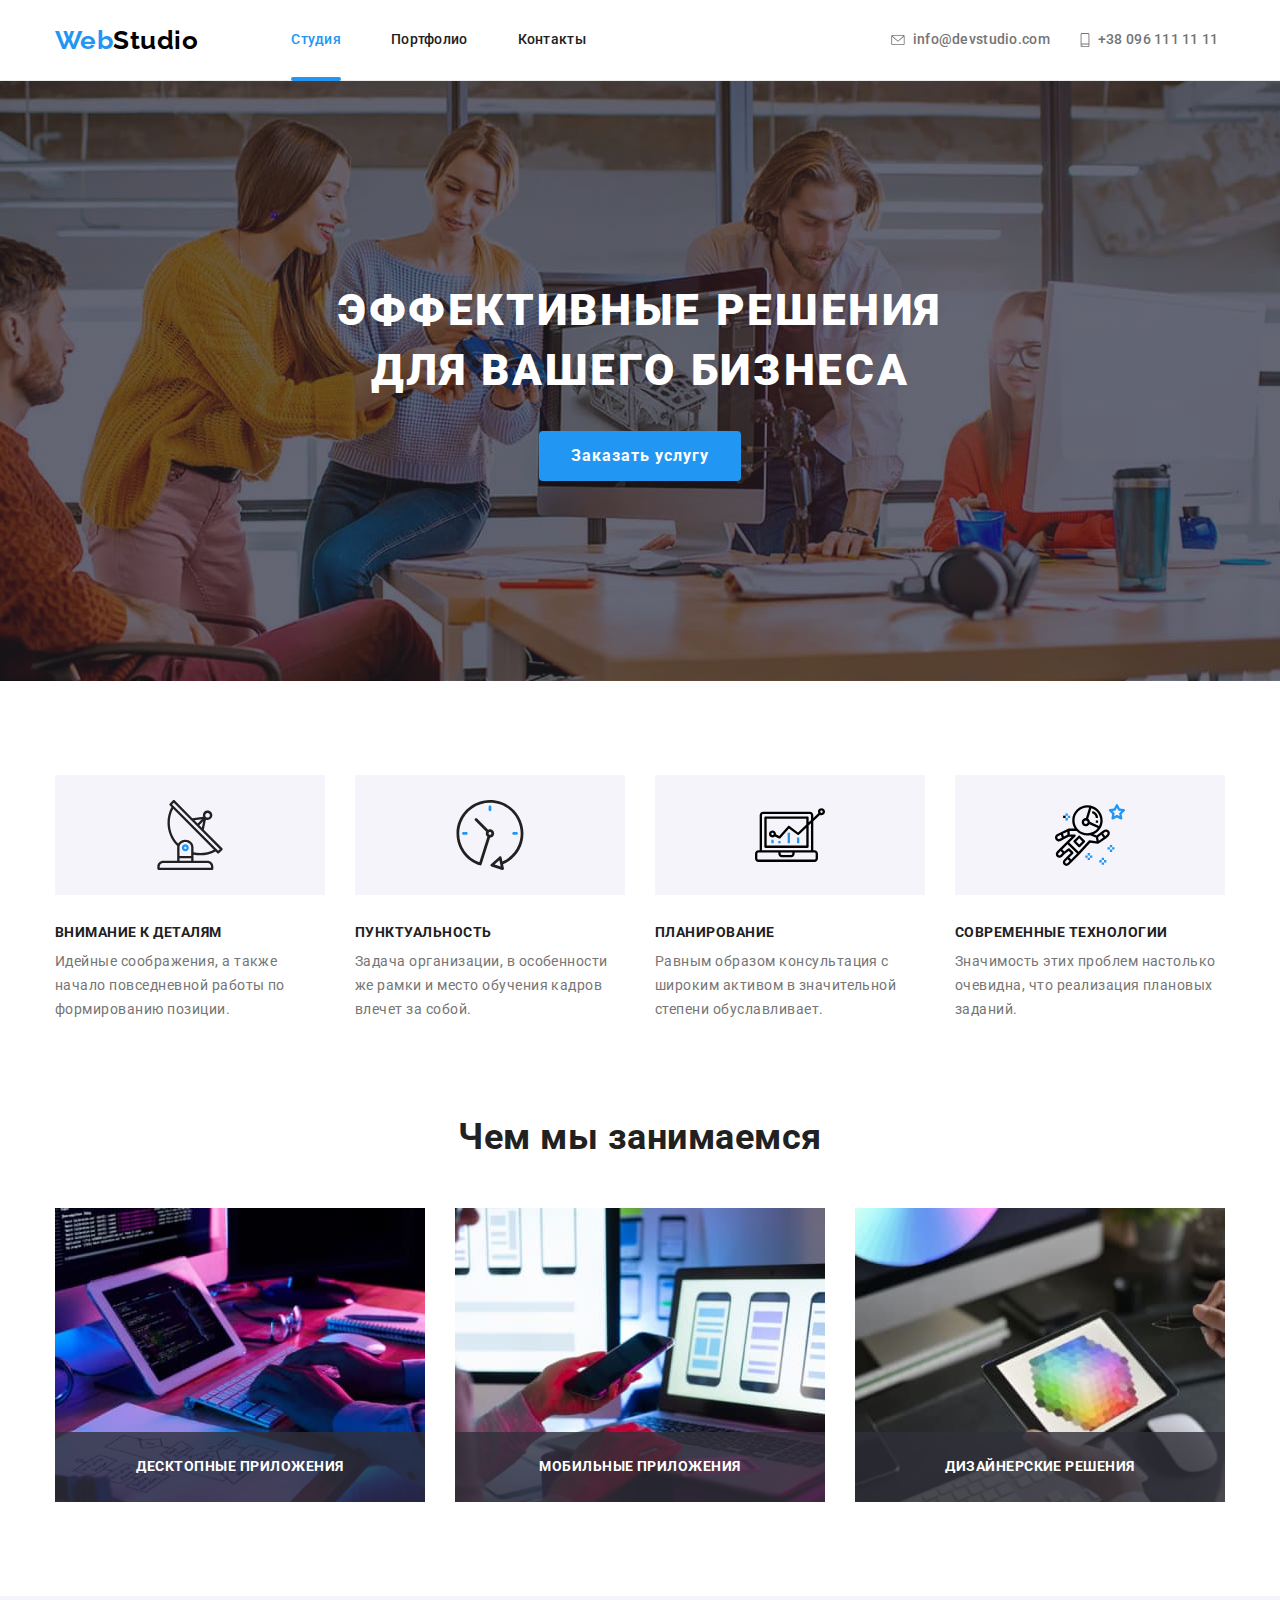
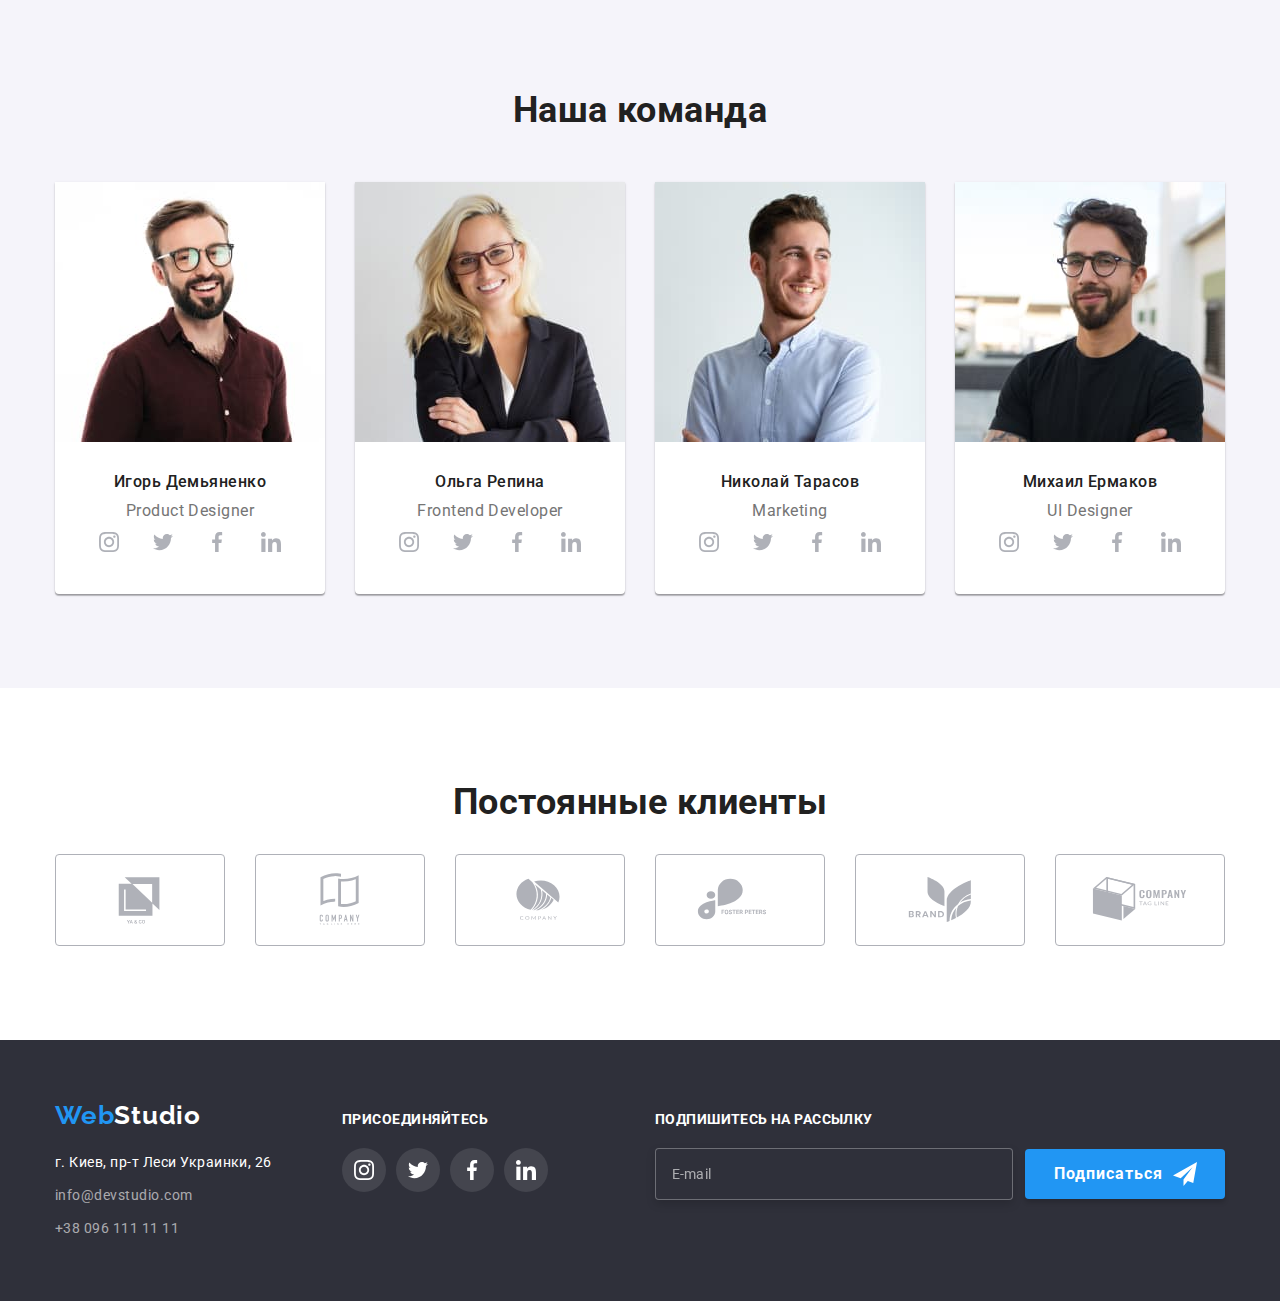
<file: index.html>
<!DOCTYPE html>
<html lang="en">
  <head>
    <meta charset="UTF-8" />
    <meta http-equiv="X-UA-Compatible" content="IE=edge" />
    <meta name="viewport" content="width=device-width, initial-scale=1.0" />
    <title>Document</title>
    <link rel="preconnect" href="https://fonts.googleapis.com" />
    <link rel="preconnect" href="https://fonts.gstatic.com" crossorigin />
    <link
      href="https://fonts.googleapis.com/css2?family=Raleway:wght@700&family=Roboto:wght@400;500;700;900&display=swap"
      rel="stylesheet"
    />
    <link
      rel="stylesheet"
      href="https://cdnjs.cloudflare.com/ajax/libs/modern-normalize/1.1.0/modern-normalize.min.css"
    />

    <link rel="stylesheet" href="./css/main.min.css" />
  </head>
  <body>
    <!--Шапка-->
    <header class="header">
      <div class="container page-header">
        <a href="./index.html" class="header__logo"
          ><span class="header__logo--secondary">Web</span>Studio</a
        >
        <button class="header__menu" type="button" data-menu-button>
          <svg class="header__icon" width="40" height="40" aria-label="Меню">
            <use class="header__icon--menu" href="./images/icons.svg#icon-menu"></use>
            <use class="header__icon--close" href="./images/icons.svg#icon-menu-close"></use>
          </svg>
        </button>
        <div class="menu" data-menu>
          <!-- Header -  Navigation -->
          <nav class="navigation">
            <ul class="navigation__list">
              <li class="navigation__item navigation__item--current">
                <a class="navigation__link" href="./index.html">Студия</a>
              </li>
              <li class="navigation__item">
                <a class="navigation__link" href="./portfolio.html">Портфолио</a>
              </li>
              <li class="navigation__item">
                <a class="navigation__link" href="./">Контакты</a>
              </li>
            </ul>
          </nav>
          <!-- Header - Contacts -->
          <ul class="contacts">
            <li class="contacts__item">
              <a href="tel:380961111111" class="contacts__link conctacts__item--tel"
                ><svg class="contacts__icon" width="10" height="14">
                  <use href="./images/icons.svg#icon-smartphone"></use></svg
                >+38 096 111 11 11</a
              >
            </li>
            <li class="contacts__item">
              <a href="mailto:info@devstudio.com" class="contacts__link contacts__item--email"
                ><svg class="contacts__icon" width="14" height="10">
                  <use href="./images/icons.svg#icon-envelope"></use></svg
                >info@devstudio.com</a
              >
            </li>
          </ul>
          <!-- Header - Social links -->
          <ul class="header-social">
            <li class="header-social__item">
              <a class="header-social__link" href="">Instagram</a>
            </li>
            <li class="header-social__item">
              <a class="header-social__link" href="">Twitter</a>
            </li>
            <li class="header-social__item">
              <a class="header-social__link" href="">Facebook</a>
            </li>
            <li class="header-social__item">
              <a class="header-social__link" href="">LinkedIn</a>
            </li>
          </ul>
        </div>
      </div>
    </header>

    <!--КОНТЕНТ-->
    <main>
      <!--Кнопка-->
      <section class="hero">
        <div class="container hero--wrapper">
          <h1 class="hero__title">Эффективные решения для вашего бизнеса</h1>
          <button type="button" class="hero__btn" data-modal-open>Заказать услугу</button>
        </div>
      </section>

      <!-- Особенности -->
      <section class="features">
        <div class="container">
          <h2 class="features__title">Особенности</h2>
          <ul class="features__list">
            <li class="features__item">
              <div class="features__wrapper">
                <svg class="features__icon" width="70" height="70">
                  <use href="./images/icons.svg#icon-antenna-1"></use>
                </svg>
              </div>
              <h3 class="features__subtitle">Внимание к деталям</h3>
              <p class="features__text">
                Идейные соображения, а также начало повседневной работы по формированию позиции.
              </p>
            </li>
            <li class="features__item">
              <div class="features__wrapper">
                <svg class="features__icon" width="70" height="70">
                  <use href="./images/icons.svg#icon-clock-1"></use>
                </svg>
              </div>
              <h3 class="features__subtitle">Пунктуальность</h3>
              <p class="features__text">
                Задача организации, в особенности же рамки и место обучения кадров влечет за собой.
              </p>
            </li>
            <li class="features__item">
              <div class="features__wrapper">
                <svg class="features__icon" width="70" height="70">
                  <use href="./images/icons.svg#icon-diagram-1"></use>
                </svg>
              </div>
              <h3 class="features__subtitle">Планирование</h3>
              <p class="features__text">
                Равным образом консультация с широким активом в значительной степени обуславливает.
              </p>
            </li>
            <li class="features__item">
              <div class="features__wrapper">
                <svg class="features__icon" width="70" height="70">
                  <use href="./images/icons.svg#icon-astronaut-1"></use>
                </svg>
              </div>
              <h3 class="features__subtitle">Современные технологии</h3>
              <p class="features__text">
                Значимость этих проблем настолько очевидна, что реализация плановых заданий.
              </p>
            </li>
          </ul>
        </div>
      </section>

      <!--Чем занимаемся-->
      <section class="work">
        <div class="container">
          <h2 class="work__title">Чем мы занимаемся</h2>
          <ul class="work__list">
            <li>
              <img
                srcset="./images/work-01.jpg 1x, ./images/work-01@2x.jpg 2x"
                src="./images/work-01.jpg"
                alt="планшет_и_клавиатура"
                width="370"
              />
              <p class="work__text">Десктопные приложения</p>
            </li>
            <li>
              <img
                srcset="./images/work-02.jpg 1x, ./images/work-02@2x.jpg 2x"
                src="./images/work-02.jpg"
                alt="ноутбук_и_смартфон"
                width="370"
              />
              <p class="work__text">Мобильные приложения</p>
            </li>
            <li>
              <img
                srcset="./images/work-03.jpg 1x, ./images/work-03@2x.jpg 2x"
                src="./images/work-03.jpg"
                alt=" планшет_с_рисунком"
                width="370"
              />
              <p class="work__text">Дизайнерские решения</p>
            </li>
          </ul>
        </div>
      </section>

      <!--Команда-->
      <section class="team">
        <div class="container">
          <h2 class="team__title">Наша команда</h2>
          <ul class="team__list">
            <li class="team__item">
              <picture>
                <source
                  srcset="./images/team-01-desk.jpg 1x, ./images/team-01-desk@x2.jpg 2x"
                  media="(min-width: 1200px)" />
                <source
                  srcset="./images/team-01-tab.jpg 1x, ./images/team-01-tab@2x.jpg 2x"
                  media="(min-width: 768px)" />
                <source
                  srcset="./images/team-01-mob.jpg 1x, ./images/team-01-mob@x2.jpg 2x"
                  media="(max-width: 767px)" />
                <img class="team__img" src="./images/team-01-mob@x2.jpg" alt="Игорь Демьяненко"
              /></picture>
              <div class="team__pictures">
                <h3 class="team__name">Игорь Демьяненко</h3>
                <p class="team__job">Product Designer</p>
                <ul class="social">
                  <li class="social__item">
                    <a href="" class="social__link">
                      <svg class="social__icon" width="20" height="20">
                        <use href="./images/icons.svg#icon-instagram"></use>
                      </svg>
                    </a>
                  </li>
                  <li class="social__item">
                    <a href="" class="social__link">
                      <svg class="social__icon" width="20" height="20">
                        <use href="./images/icons.svg#icon-twitter"></use>
                      </svg>
                    </a>
                  </li>
                  <li class="social__item">
                    <a href="" class="social__link"
                      ><svg class="social__icon" width="20" height="20">
                        <use href="./images/icons.svg#icon-facebook"></use></svg
                    ></a>
                  </li>
                  <li class="social__item">
                    <a href="" class="social__link">
                      <svg class="social__icon" width="20" height="20">
                        <use href="./images/icons.svg#icon-linkedin"></use></svg
                    ></a>
                  </li>
                </ul>
              </div>
            </li>
            <li class="team__item">
              <picture>
                <source
                  srcset="./images/team-02-desk.jpg 1x, ./images/team-02-desk@x2.jpg 2x"
                  media="(min-width: 1200px)"
                />
                <source
                  srcset="./images/team-02-tab.jpg 1x, ./images/team-02-tab@2x.jpg 2x"
                  media="(min-width: 768px)"
                />
                <source
                  srcset="./images/team-02-mob.jpg 1x, ./images/team-02-mob@x2.jpg 2x"
                  media="(max-width: 767px)"
                />
                <img class="team__img" src="./images/team-02-mob@x2.jpg" alt="Ольга Репина" />
              </picture>
              <div class="team__pictures">
                <h3 class="team__name">Ольга Репина</h3>
                <p class="team__job">Frontend Developer</p>
                <ul class="social">
                  <li class="social__item">
                    <a href="" class="social__link">
                      <svg class="social__icon" width="20" height="20">
                        <use href="./images/icons.svg#icon-instagram"></use>
                      </svg>
                    </a>
                  </li>
                  <li class="social__item">
                    <a href="" class="social__link">
                      <svg class="social__icon" width="20" height="20">
                        <use href="./images/icons.svg#icon-twitter"></use>
                      </svg>
                    </a>
                  </li>
                  <li class="social__item">
                    <a href="" class="social__link">
                      <svg class="social__icon" width="20" height="20">
                        <use href="./images/icons.svg#icon-facebook"></use>
                      </svg>
                    </a>
                  </li>
                  <li class="social__item">
                    <a href="" class="social__link">
                      <svg class="social__icon" width="20" height="20">
                        <use href="./images/icons.svg#icon-linkedin"></use>
                      </svg>
                    </a>
                  </li>
                </ul>
              </div>
            </li>
            <li class="team__item">
              <picture>
                <source
                  srcset="./images/team-03-desk.jpg 1x, ./images/team-03-desk@x2.jpg 2x"
                  media="(min-width: 1200px)" />
                <source
                  srcset="./images/team-03-tab.jpg 1x, ./images/team-03-tab@2x.jpg 2x"
                  media="(min-width: 768px)" />
                <source
                  srcset="./images/team-03-mob.jpg 1x, ./images/team-03-mob@x2.jpg 2x"
                  media="(max-width: 767px)" />
                <img class="team__img" src="./images/team-03-mob@x2.jpg" alt="Игорь Демьяненко"
              /></picture>
              <div class="team__pictures">
                <h3 class="team__name">Николай Тарасов</h3>
                <p class="team__job">Marketing</p>
                <ul class="social">
                  <li class="social__item">
                    <a href="" class="social__link">
                      <svg class="social__icon" width="20" height="20">
                        <use href="./images/icons.svg#icon-instagram"></use>
                      </svg>
                    </a>
                  </li>
                  <li class="social__item">
                    <a href="" class="social__link">
                      <svg class="social__icon" width="20" height="20">
                        <use href="./images/icons.svg#icon-twitter"></use>
                      </svg>
                    </a>
                  </li>
                  <li class="social__item">
                    <a href="" class="social__link">
                      <svg class="social__icon" width="20" height="20">
                        <use href="./images/icons.svg#icon-facebook"></use>
                      </svg>
                    </a>
                  </li>
                  <li class="social__item">
                    <a href="" class="social__link">
                      <svg class="social__icon" width="20" height="20">
                        <use href="./images/icons.svg#icon-linkedin"></use>
                      </svg>
                    </a>
                  </li>
                </ul>
              </div>
            </li>
            <li class="team__item">
              <picture>
                <source
                  srcset="./images/team-04-desk.jpg 1x, ./images/team-04-desk@x2.jpg 2x"
                  media="(min-width: 1200px)" />
                <source
                  srcset="./images/team-04-tab.jpg 1x, ./images/team-04-tab@2x.jpg 2x"
                  media="(min-width: 768px)" />
                <source
                  srcset="./images/team-04-mob.jpg 1x, ./images/team-04-mob@x2.jpg 2x"
                  media="(max-width: 767px)" />
                <img class="team__img" src="./images/team-04-mob@x2.jpg" alt="Игорь Демьяненко"
              /></picture>
              <div class="team__pictures">
                <h3 class="team__name">Михаил Ермаков</h3>
                <p class="team__job">UI Designer</p>
                <ul class="social">
                  <li class="social__item">
                    <a href="" class="social__link">
                      <svg class="social__icon" width="20" height="20">
                        <use href="./images/icons.svg#icon-instagram"></use>
                      </svg>
                    </a>
                  </li>
                  <li class="social__item">
                    <a href="" class="social__link">
                      <svg class="social__icon" width="20" height="20">
                        <use href="./images/icons.svg#icon-twitter"></use>
                      </svg>
                    </a>
                  </li>
                  <li class="social__item">
                    <a href="" class="social__link">
                      <svg class="social__icon" width="20" height="20">
                        <use href="./images/icons.svg#icon-facebook"></use>
                      </svg>
                    </a>
                  </li>
                  <li class="social__item">
                    <a href="" class="social__link">
                      <svg class="social__icon" width="20" height="20">
                        <use href="./images/icons.svg#icon-linkedin"></use>
                      </svg>
                    </a>
                  </li>
                </ul>
              </div>
            </li>
          </ul>
        </div>
      </section>
      <!-- Section customers -->
      <section class="customers">
        <div class="container">
          <h2 class="customers__title">Постоянные клиенты</h2>
          <ul class="customers__list">
            <li class="customers__item">
              <a href="" class="customers__link">
                <svg class="customers__icon" width="106" height="60">
                  <use href="./images/icons.svg#ya-and-co"></use>
                </svg>
              </a>
            </li>
            <li class="customers__item">
              <a href="" class="customers__link">
                <svg class="customers__icon" width="106" height="60">
                  <use href="./images/icons.svg#company"></use></svg
              ></a>
            </li>
            <li class="customers__item">
              <a href="" class="customers__link">
                <svg class="customers__icon" width="106" height="60">
                  <use href="./images/icons.svg#fosters-peters"></use></svg
              ></a>
            </li>
            <li class="customers__item">
              <a href="" class="customers__link">
                <svg class="customers__icon" width="106" height="60">
                  <use href="./images/icons.svg#brand"></use></svg
              ></a>
            </li>
            <li class="customers__item">
              <a href="" class="customers__link">
                <svg class="customers__icon" width="106" height="60">
                  <use href="./images/icons.svg#tag-line"></use></svg
              ></a>
            </li>
            <li class="customers__item">
              <a href="" class="customers__link">
                <svg class="customers__icon" width="106" height="60">
                  <use href="./images/icons.svg#icon-logo-5"></use></svg
              ></a>
            </li>
          </ul>
        </div>
      </section>
    </main>
    <!-- FOOTER -->
    <footer class="page-footer">
      <div class="container container--tablet container--desktop">
        <div class="page-footer--display">
          <div class="page-footer__item">
            <a href="./index.html" class="page-footer__logo">
              <span class="page-footer__logo--secondary">Web</span>Studio
            </a>

            <address class="address">
              <p class="address__text">г. Киев, пр-т Леси Украинки, 26</p>
              <ul class="address__list">
                <li class="address__item">
                  <a href="mailto:info@devstudio.com" class="address__link">info@devstudio.com</a>
                </li>
                <li class="address__item">
                  <a href="tel:+380961111111" class="address__link">+38 096 111 11 11</a>
                </li>
              </ul>
            </address>
          </div>

          <!-- Footer - Join -->
          <div class="join page-footer__item">
            <p class="join__title">Присоединяйтесь</p>
            <ul class="join__list">
              <li class="join__item">
                <a href="" class="join__link">
                  <svg class="join__icon" width="20" height="20">
                    <use href="./images/icons.svg#icon-instagram"></use>
                  </svg>
                </a>
              </li>
              <li class="join__item">
                <a href="" class="join__link">
                  <svg class="join__icon" width="20" height="20">
                    <use href="./images/icons.svg#icon-twitter"></use>
                  </svg>
                </a>
              </li>
              <li class="join__item">
                <a href="" class="join__link">
                  <svg class="join__icon" width="20" height="20">
                    <use href="./images/icons.svg#icon-facebook"></use>
                  </svg>
                </a>
              </li>
              <li class="join__item">
                <a href="" class="join__link">
                  <svg class="join__icon" width="20" height="20">
                    <use href="./images/icons.svg#icon-linkedin"></use>
                  </svg>
                </a>
              </li>
            </ul>
          </div>
          <div class="subscription page-footer__item">
            <form class="subscription__form">
              <label class="subscription__title" for="email">Подпишитесь на рассылку</label>
              <div class="subscription__wrapper">
                <input
                  class="subscription__input"
                  type="email"
                  name="mail"
                  id="email"
                  placeholder="E-mail"
                />
                <button class="subscription__btn" type="submit">
                  Подписаться
                  <svg class="subscription__icon" width="24" height="24">
                    <use href="./images/icons.svg#icon-send"></use>
                  </svg>
                </button>
              </div>
            </form>
          </div>
        </div>
      </div>
    </footer>

    <!-- Modal -->

    <div class="backdrop is-hidden" data-modal>
      <div class="modal">
        <button class="modal__btn" data-modal-close>
          <svg class="modal__icon" width="18" height="18">
            <use href="./images/icons.svg#icon-close"></use>
          </svg>
        </button>
        <h2 class="modal__title">Оставьте свои данные, мы вам перезвоним</h2>
        <form>
          <label class="fieldset__label" for="name">Имя</label>
          <div class="fieldset__wrapper">
            <input class="fieldset__input" type="text" name="name" id="name" required />
            <svg class="fieldset__icon" width="18" height="18">
              <use href="./images/icons.svg#icon-person"></use>
            </svg>
          </div>

          <label class="fieldset__label" for="tel">Телефон</label>
          <div class="fieldset__wrapper">
            <input class="fieldset__input" type="tel" name="tel" id="tel" required minlength="10" />
            <svg class="fieldset__icon" width="18" height="18">
              <use href="./images/icons.svg#icon-phone"></use>
            </svg>
          </div>

          <label class="fieldset__label" for="mail">Почта</label>
          <div class="fieldset__wrapper">
            <input class="fieldset__input" type="email" name="email" id="mail" required />
            <svg class="fieldset__icon" width="18" height="18">
              <use href="./images/icons.svg#icon-email"></use>
            </svg>
          </div>

          <div class="comment-wrapper fieldset__wrapper--last">
            <label class="fieldset__label" for="form-comment">Комментарий</label>
            <textarea
              name="form-comment"
              id="form-comment"
              class="fieldset__comment"
              rows="8"
              placeholder="Введите текст"
            ></textarea>
          </div>
          <!-- Checkbox -->

          <div class="checkbox">
            <input
              class="checkbox__input"
              type="checkbox"
              name="form-checkbox"
              id="form-checkbox"
            />
            <label class="checkbox__lable" for="form-checkbox">
              <span>
                <svg class="checkbox__icon" width="11" height="8">
                  <use href="./images/icons.svg#icon-check"></use>
                </svg>
              </span>
              Соглашаюсь с рассылкой и принимаю
              <a href="" class="checkbox__terms"> Условия договора</a></label
            >
          </div>

          <button class="fieldset__send" type="submit">Отправить</button>
        </form>
      </div>
    </div>
    <script src="./js/modal.js"></script>
    <script src="./js/menu.js"></script>
  </body>
</html>
</file>
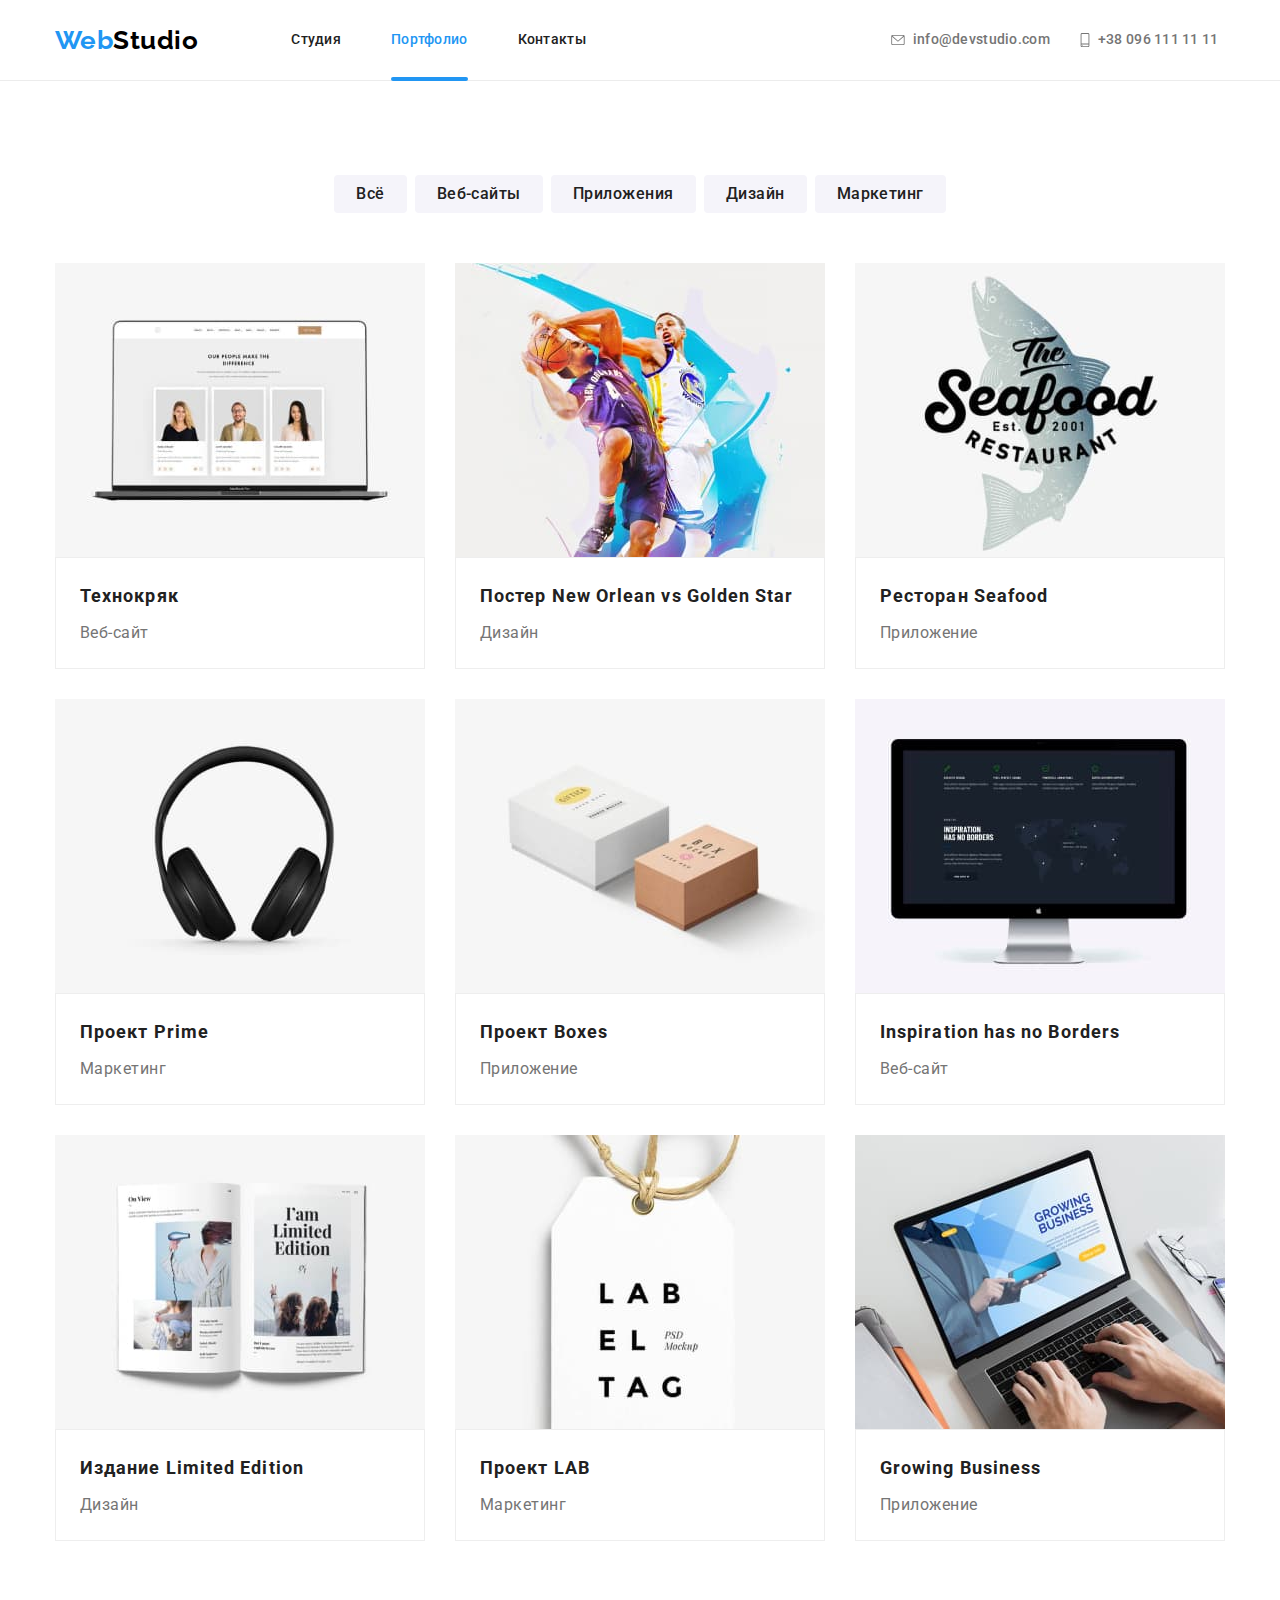
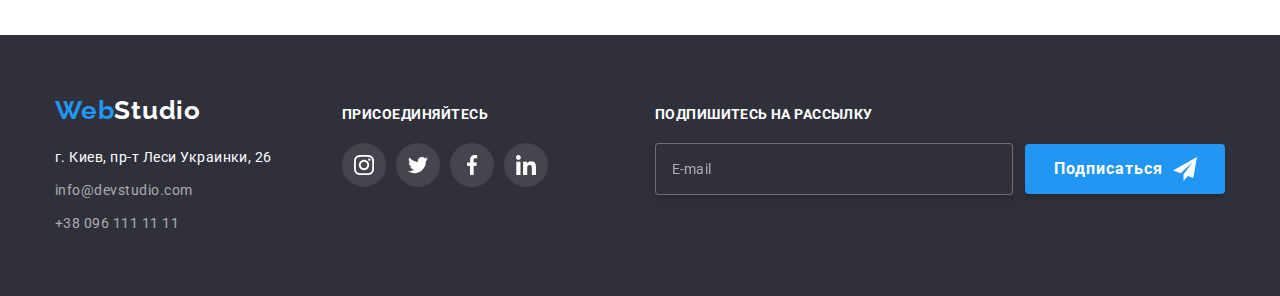
<file: portfolio.html>
<!DOCTYPE html>
<html lang="en">
  <head>
    <meta charset="UTF-8" />
    <meta http-equiv="X-UA-Compatible" content="IE=edge" />
    <meta name="viewport" content="width=device-width, initial-scale=1.0" />
    <title>Document</title>
    <link rel="preconnect" href="https://fonts.googleapis.com" />
    <link rel="preconnect" href="https://fonts.gstatic.com" crossorigin />
    <link
      href="https://fonts.googleapis.com/css2?family=Raleway:wght@700&family=Roboto:wght@400;500;700;900&display=swap"
      rel="stylesheet"
    />
    <link
      rel="stylesheet"
      href="https://cdnjs.cloudflare.com/ajax/libs/modern-normalize/1.1.0/modern-normalize.min.css"
    />
    <!-- <link rel="stylesheet" href="./css/styles.css" /> -->
    <link rel="stylesheet" href="./css/main.min.css" />
  </head>
  <body>
    <header class="header">
      <div class="container page-header">
        <a href="./index.html" class="header__logo"
          ><span class="header__logo--secondary">Web</span>Studio</a
        >
        <button class="header__menu" type="button" data-menu-button>
          <svg class="header__icon" width="40" height="40" aria-label="Меню">
            <use class="header__icon--menu" href="./images/icons.svg#icon-menu"></use>
            <use class="header__icon--close" href="./images/icons.svg#icon-menu-close"></use>
          </svg>
        </button>
        <div class="menu" data-menu>
          <!-- Header -  Navigation -->
          <nav class="navigation">
            <ul class="navigation__list">
              <li class="navigation__item">
                <a class="navigation__link" href="./index.html">Студия</a>
              </li>
              <li class="navigation__item navigation__item--current">
                <a class="navigation__link" href="./portfolio.html">Портфолио</a>
              </li>
              <li class="navigation__item">
                <a class="navigation__link" href="./">Контакты</a>
              </li>
            </ul>
          </nav>
          <!-- Header - Contacts -->
          <ul class="contacts">
            <li class="contacts__item">
              <a href="tel:380961111111" class="contacts__link conctacts__item--tel"
                ><svg class="contacts__icon" width="10" height="14">
                  <use href="./images/icons.svg#icon-smartphone"></use></svg
                >+38 096 111 11 11</a
              >
            </li>
            <li class="contacts__item">
              <a href="mailto:info@devstudio.com" class="contacts__link contacts__item--email"
                ><svg class="contacts__icon" width="14" height="10">
                  <use href="./images/icons.svg#icon-envelope"></use></svg
                >info@devstudio.com</a
              >
            </li>
          </ul>
          <!-- Header - Social links -->
          <ul class="header-social">
            <li class="header-social__item">
              <a class="header-social__link" href="">Instagram</a>
            </li>
            <li class="header-social__item">
              <a class="header-social__link" href="">Twitter</a>
            </li>
            <li class="header-social__item">
              <a class="header-social__link" href="">Facebook</a>
            </li>
            <li class="header-social__item">
              <a class="header-social__link" href="">LinkedIn</a>
            </li>
          </ul>
        </div>
      </div>
    </header>

    <!-- Portfolio - Main -->
    <main>
      <section class="projects">
        <div class="container">
          <h1 class="projects__title">Проекты</h1>
          <ul class="categories">
            <li class="categories__item">
              <button type="button" class="categories__btn">Всё</button>
            </li>
            <li class="categories__item">
              <button type="button" class="categories__btn">Веб-сайты</button>
            </li>
            <li class="categories__item">
              <button type="button" class="categories__btn">Приложения</button>
            </li>
            <li class="categories__item">
              <button type="button" class="categories__btn">Дизайн</button>
            </li>
            <li class="categories__item">
              <button type="button" class="categories__btn">Маркетинг</button>
            </li>
          </ul>
          <!-- Портфолио Проэктов -->
          <ul class="projects__list">
            <li class="projects__item">
              <a class="projects__link" href="">
                <div class="project__wrapper">
                  <picture>
                    <source
                      srcset="
                        ./images/portfolio/project-01desk.jpg    1x,
                        ./images/portfolio/project-01desk@2x.jpg 2x
                      "
                      media="(min-width: 1200px)" />
                    <source
                      srcset="
                        ./images/portfolio/project-01tab.jpg    1x,
                        ./images/portfolio/project-01tab@2x.jpg 2x
                      "
                      media="(min-width: 768px)" />
                    <source
                      srcset="
                        ./images/portfolio/project-01mob.jpg    1x,
                        ./images/portfolio/project-01mob@2x.jpg 2x
                      "
                      media="(max-width: 767px)" />
                    <img
                      class="projects__img"
                      src="./images/portfolio/project-01mob.jpg"
                      alt="Технокряк"
                  /></picture>
                  <p class="projects__slidetext">
                    Ресурс предлагает комплексные предложения с разным уровнем функционала и
                    сервисов. Все это позволит посетителю получить исчерпывающие сведения о компании
                    или частном лице.
                  </p>
                </div>
                <div class="projects__wrapper-secondary">
                  <h2 class="projects__subtitle">Технокряк</h2>
                  <p class="projects__text">Веб-сайт</p>
                </div>
              </a>
            </li>
            <li class="projects__item">
              <a class="projects__link" href="">
                <div class="project__wrapper">
                  <picture>
                    <source
                      srcset="
                        ./images/portfolio/project-02desk.jpg    1x,
                        ./images/portfolio/project-02desk@2x.jpg 2x
                      "
                      media="(min-width: 1200px)" />
                    <source
                      srcset="
                        ./images/portfolio/project-02tab.jpg    1x,
                        ./images/portfolio/project-02tab@2x.jpg 2x
                      "
                      media="(min-width: 768px)" />
                    <source
                      srcset="
                        ./images/portfolio/project-02mob.jpg    1x,
                        ./images/portfolio/project-02mob@2x.jpg 2x
                      "
                      media="(max-width: 767px)" />
                    <img
                      class="projects__img"
                      src="./images/portfolio/project-02mob.jpg"
                      alt="Постер New Orlean vs Golden Star"
                  /></picture>
                  <p class="projects__slidetext">
                    Ресурс предлагает комплексные предложения с разным уровнем функционала и
                    сервисов. Все это позволит посетителю получить исчерпывающие сведения о компании
                    или частном лице.
                  </p>
                </div>
                <div class="projects__wrapper-secondary">
                  <h2 class="projects__subtitle">Постер New Orlean vs Golden Star</h2>
                  <p class="projects__text">Дизайн</p>
                </div>
              </a>
            </li>
            <li class="projects__item">
              <a class="projects__link" href="">
                <div class="project__wrapper">
                  <picture>
                    <source
                      srcset="
                        ./images/portfolio/project-03desk.jpg    1x,
                        ./images/portfolio/project-03desk@2x.jpg 2x
                      "
                      media="(min-width: 1200px)" />
                    <source
                      srcset="
                        ./images/portfolio/project-03tab.jpg    1x,
                        ./images/portfolio/project-03tab@2x.jpg 2x
                      "
                      media="(min-width: 768px)" />
                    <source
                      srcset="
                        ./images/portfolio/project-03mob.jpg    1x,
                        ./images/portfolio/project-03mob@x2.jpg 2x
                      "
                      media="(max-width: 767px)" />
                    <img
                      class="projects__img"
                      src="./images/portfolio/project-03mob.jpg"
                      alt="Ресторан Seafood"
                  /></picture>
                  <p class="projects__slidetext">
                    Ресурс предлагает комплексные предложения с разным уровнем функционала и
                    сервисов. Все это позволит посетителю получить исчерпывающие сведения о компании
                    или частном лице.
                  </p>
                </div>
                <div class="projects__wrapper-secondary">
                  <h2 class="projects__subtitle">Ресторан Seafood</h2>
                  <p class="projects__text">Приложение</p>
                </div>
              </a>
            </li>
            <li class="projects__item">
              <a class="projects__link" href="">
                <div class="project__wrapper">
                  <picture>
                    <source
                      srcset="
                        ./images/portfolio/project-04desk.jpg    1x,
                        ./images/portfolio/project-04desk@2x.jpg 2x
                      "
                      media="(min-width: 1200px)" />
                    <source
                      srcset="
                        ./images/portfolio/project-04tab.jpg    1x,
                        ./images/portfolio/project-04tab@x2.jpg 2x
                      "
                      media="(min-width: 768px)" />
                    <source
                      srcset="
                        ./images/portfolio/project-04mob.jpg    1x,
                        ./images/portfolio/project-04mob@2x.jpg 2x
                      "
                      media="(max-width: 767px)" />
                    <img
                      class="projects__img"
                      src="./images/portfolio/project-04mob.jpg"
                      alt="Проект Prime"
                  /></picture>
                  <p class="projects__slidetext">
                    Ресурс предлагает комплексные предложения с разным уровнем функционала и
                    сервисов. Все это позволит посетителю получить исчерпывающие сведения о компании
                    или частном лице.
                  </p>
                </div>
                <div class="projects__wrapper-secondary">
                  <h2 class="projects__subtitle">Проект Prime</h2>
                  <p class="projects__text">Маркетинг</p>
                </div>
              </a>
            </li>
            <li class="projects__item">
              <a class="projects__link" href="">
                <div class="project__wrapper">
                  <picture>
                    <source
                      srcset="
                        ./images/portfolio/project-05desk.jpg    1x,
                        ./images/portfolio/project-05desk@2x.jpg 2x
                      "
                      media="(min-width: 1200px)" />
                    <source
                      srcset="
                        ./images/portfolio/project-05dtab.jpg   1x,
                        ./images/portfolio/project-05tab@2x.jpg 2x
                      "
                      media="(min-width: 768px)" />
                    <source
                      srcset="
                        ./images/portfolio/project-05mob.jpg    1x,
                        ./images/portfolio/project-05mob@2x.jpg 2x
                      "
                      media="(max-width: 767px)" />
                    <img
                      class="projects__img"
                      src="./images/portfolio/project-05mob.jpg"
                      alt="Проект Boxes"
                  /></picture>
                  <p class="projects__slidetext">
                    Ресурс предлагает комплексные предложения с разным уровнем функционала и
                    сервисов. Все это позволит посетителю получить исчерпывающие сведения о компании
                    или частном лице.
                  </p>
                </div>
                <div class="projects__wrapper-secondary">
                  <h2 class="projects__subtitle">Проект Boxes</h2>
                  <p class="projects__text">Приложение</p>
                </div>
              </a>
            </li>
            <li class="projects__item">
              <a class="projects__link" href="">
                <div class="project__wrapper">
                  <picture>
                    <source
                      srcset="
                        ./images/portfolio/project-06desk.jpg    1x,
                        ./images/portfolio/project-06desk@2x.jpg 2x
                      "
                      media="(min-width: 1200px)" />
                    <source
                      srcset="
                        ./images/portfolio/project-06tab.jpg    1x,
                        ./images/portfolio/project-06tab@2x.jpg 2x
                      "
                      media="(min-width: 768px)" />
                    <source
                      srcset="
                        ./images/portfolio/project-06mob.jpg    1x,
                        ./images/portfolio/project-06mob@2x.jpg 2x
                      "
                      media="(max-width: 767px)" />
                    <img
                      class="projects__img"
                      src="./images/portfolio/project-06mob.jpg"
                      alt="Inspiration has no Borders"
                  /></picture>
                  <p class="projects__slidetext">
                    Ресурс предлагает комплексные предложения с разным уровнем функционала и
                    сервисов. Все это позволит посетителю получить исчерпывающие сведения о компании
                    или частном лице.
                  </p>
                </div>
                <div class="projects__wrapper-secondary">
                  <h2 class="projects__subtitle">Inspiration has no Borders</h2>
                  <p class="projects__text">Веб-сайт</p>
                </div>
              </a>
            </li>
            <li class="projects__item">
              <a class="projects__link" href="">
                <div class="project__wrapper">
                  <picture>
                    <source
                      srcset="
                        ./images/portfolio/project-07desk.jpg    1x,
                        ./images/portfolio/project-07desk@2x.jpg 2x
                      "
                      media="(min-width: 1200px)" />
                    <source
                      srcset="
                        ./images/portfolio/project-07tab.jpg    1x,
                        ./images/portfolio/project-07tab@2x.jpg 2x
                      "
                      media="(min-width: 768px)" />
                    <source
                      srcset="
                        ./images/portfolio/project-07mob.jpg    1x,
                        ./images/portfolio/project-07mob@2x.jpg 2x
                      "
                      media="(max-width: 767px)" />
                    <img
                      class="projects__img"
                      src="./images/portfolio/project-07mob.jpg"
                      alt="Издание Limited Edition"
                  /></picture>
                  <p class="projects__slidetext">
                    Ресурс предлагает комплексные предложения с разным уровнем функционала и
                    сервисов. Все это позволит посетителю получить исчерпывающие сведения о компании
                    или частном лице.
                  </p>
                </div>
                <div class="projects__wrapper-secondary">
                  <h2 class="projects__subtitle">Издание Limited Edition</h2>
                  <p class="projects__text">Дизайн</p>
                </div>
              </a>
            </li>
            <li class="projects__item">
              <a class="projects__link" href="">
                <div class="project__wrapper">
                  <picture>
                    <source
                      srcset="
                        ./images/portfolio/project-08desk.jpg    1x,
                        ./images/portfolio/project-08desk@2x.jpg 2x
                      "
                      media="(min-width: 1200px)" />
                    <source
                      srcset="
                        ./images/portfolio/project-08tab.jpg    1x,
                        ./images/portfolio/project-08tab@2x.jpg 2x
                      "
                      media="(min-width: 768px)" />
                    <source
                      srcset="
                        ./images/portfolio/project-08mob.jpg    1x,
                        ./images/portfolio/project-08mob@2x.jpg 2x
                      "
                      media="(max-width: 767px)" />
                    <img
                      class="projects__img"
                      src="./images/portfolio/project-08mob.jpg"
                      alt="Проект LAB"
                  /></picture>
                  <p class="projects__slidetext">
                    Ресурс предлагает комплексные предложения с разным уровнем функционала и
                    сервисов. Все это позволит посетителю получить исчерпывающие сведения о компании
                    или частном лице.
                  </p>
                </div>
                <div class="projects__wrapper-secondary">
                  <h2 class="projects__subtitle">Проект LAB</h2>
                  <p class="projects__text">Маркетинг</p>
                </div>
              </a>
            </li>
            <li class="projects__item">
              <a class="projects__link" href="">
                <div class="project__wrapper">
                  <picture>
                    <source
                      srcset="
                        ./images/portfolio/project-09desk.jpg    1x,
                        ./images/portfolio/project-09desk@2x.jpg 2x
                      "
                      media="(min-width: 1200px)" />
                    <source
                      srcset="
                        ./images/portfolio/project-09tab.jpg    1x,
                        ./images/portfolio/project-09tab@2x.jpg 2x
                      "
                      media="(min-width: 768px)" />
                    <source
                      srcset="
                        ./images/portfolio/project-09mob.jpg    1x,
                        ./images/portfolio/project-09mob@2x.jpg 2x
                      "
                      media="(max-width: 767px)" />
                    <img
                      class="projects__img"
                      src="./images/portfolio/project-09mob.jpg"
                      alt="Growing Business"
                  /></picture>
                  <p class="projects__slidetext">
                    Ресурс предлагает комплексные предложения с разным уровнем функционала и
                    сервисов. Все это позволит посетителю получить исчерпывающие сведения о компании
                    или частном лице.
                  </p>
                </div>
                <div class="projects__wrapper-secondary">
                  <h2 class="projects__subtitle">Growing Business</h2>
                  <p class="projects__text">Приложение</p>
                </div>
              </a>
            </li>
          </ul>
        </div>
      </section>
    </main>

    <!-- FOOTER -->
    <footer class="page-footer">
      <div class="container container--tablet container--desktop">
        <div class="page-footer--display">
          <div class="page-footer__item">
            <a href="./index.html" class="page-footer__logo">
              <span class="page-footer__logo--secondary">Web</span>Studio
            </a>

            <address class="address">
              <p class="address__text">г. Киев, пр-т Леси Украинки, 26</p>
              <ul class="address__list">
                <li class="address__item">
                  <a href="mailto:info@devstudio.com" class="address__link">info@devstudio.com</a>
                </li>
                <li class="address__item">
                  <a href="tel:+380961111111" class="address__link">+38 096 111 11 11</a>
                </li>
              </ul>
            </address>
          </div>

          <!-- Footer - Join -->
          <div class="join page-footer__item">
            <p class="join__title">Присоединяйтесь</p>
            <ul class="join__list">
              <li class="join__item">
                <a href="" class="join__link">
                  <svg class="join__icon" width="20" height="20">
                    <use href="./images/icons.svg#icon-instagram"></use>
                  </svg>
                </a>
              </li>
              <li class="join__item">
                <a href="" class="join__link">
                  <svg class="join__icon" width="20" height="20">
                    <use href="./images/icons.svg#icon-twitter"></use>
                  </svg>
                </a>
              </li>
              <li class="join__item">
                <a href="" class="join__link">
                  <svg class="join__icon" width="20" height="20">
                    <use href="./images/icons.svg#icon-facebook"></use>
                  </svg>
                </a>
              </li>
              <li class="join__item">
                <a href="" class="join__link">
                  <svg class="join__icon" width="20" height="20">
                    <use href="./images/icons.svg#icon-linkedin"></use>
                  </svg>
                </a>
              </li>
            </ul>
          </div>
          <div class="subscription page-footer__item">
            <form class="subscription__form">
              <label class="subscription__title" for="email">Подпишитесь на рассылку</label>
              <div class="subscription__wrapper">
                <input
                  class="subscription__input"
                  type="email"
                  name="mail"
                  id="email"
                  placeholder="E-mail"
                />
                <button class="subscription__btn" type="submit">
                  Подписаться
                  <svg class="subscription__icon" width="24" height="24">
                    <use href="./images/icons.svg#icon-send"></use>
                  </svg>
                </button>
              </div>
            </form>
          </div>
        </div>
      </div>
    </footer>
    <script src="./js/menu.js"></script>
  </body>
</html>
</file>
<file: css/main.min.css>
body{font-family:"Roboto",sans-serif;color:#212121;background-color:#fff;letter-spacing:.03em}h1,h2,h3,p,ul{margin:0;padding:0}.button{cursor:pointer}.container{width:100%;margin-left:auto;margin-right:auto;padding-left:15px;padding-right:15px}@media screen and (min-width: 480px){.container{width:480px}}@media screen and (min-width: 768px){.container{width:768px}}@media screen and (min-width: 1200px){.container{width:1200px}}.header{border-bottom:1px solid #ececec;position:relative;padding:10px 0px}@media screen and (min-width: 768px){.header{padding:0}}.page-header{display:flex;align-items:center}.header__logo{color:#000;text-decoration:none;font-family:"Raleway",sans-serif;font-weight:700;font-size:24px;line-height:1.17}.header__logo .header__logo--secondary{color:#2196f3}@media screen and (min-width: 1200px){.header__logo{font-size:26px;line-height:1.19}}.header__menu{background-color:rgba(0,0,0,0);border:none;padding:0;margin-left:auto;z-index:1000}.header__menu.is-open .header__icon--close{display:block}.header__menu.is-open .header__icon--menu{display:none}.header__menu:hover .header__icon,.header__menu:focus .header__icon{fill:#188ce8}@media screen and (min-width: 768px){.header__menu{display:none}}.header__menu.is-open{display:block;position:fixed;right:30px}.header__menu.is-open+.menu{display:block;top:0%;left:0;width:100%;height:100vh;position:fixed;transform:translatex(0);opacity:1;transition:fill 250ms cubic-bezier(0.4, 0, 0.2, 1);opacity:fill 250ms cubic-bezier(0.4, 0, 0.2, 1)}@media screen and (max-height: 750px){.header__menu.is-open+.menu{display:flex;flex-direction:column;justify-content:space-between}}.header__icon{transition:fill 250ms cubic-bezier(0.4, 0, 0.2, 1)}.header__icon--close{display:none}.menu{z-index:999;padding:48px 40px;background-color:#fff;overflow-y:scroll}@media screen and (max-width: 767px){.menu{display:none}}@media screen and (min-width: 768px){.menu{display:flex;margin-left:88px;padding:0;overflow-y:visible}.menu.is-open{display:block;position:absolute;top:0%;left:0;width:100%;height:100vh;padding:48px 40px;margin-left:0px;overflow-y:scroll;position:fixed;right:30px}.menu.is-open .navigation{display:block;margin-right:0px}.menu.is-open .navigation__list{display:block}.menu.is-open .navigation__item:not(:last-child){margin-right:0px;margin-bottom:30px}.menu.is-open .navigation__item .navigation__item--current{color:#212121}.menu.is-open .navigation__item .navigation__item--current::after{content:"";background:rgba(0,0,0,0)}.menu.is-open .navigation__link{font-weight:500;font-size:40px;line-height:1.175;letter-spacing:.02em;padding:0px}.menu.is-open .contacts{margin-top:302px;display:block}}@media screen and (min-width: 768px)and (max-height: 750px){.menu.is-open .contacts{margin-top:20px;margin-bottom:20px}}@media screen and (min-width: 768px){.menu.is-open .contacts__item:first-child{margin-bottom:30px;margin-top:0px;margin-left:0px}}@media screen and (min-width: 768px){.menu.is-open .contacts__link.conctacts__item--tel{font-size:34px;line-height:1.176;letter-spacing:.02em;color:#2196f3}}@media screen and (min-width: 768px){.menu.is-open .contacts__link.contacts__item--email{font-size:24px;line-height:1.166;letter-spacing:.02em;color:#757575}}@media screen and (min-width: 768px){.menu .menu.is-open .contacts__icon{display:none}}@media screen and (min-width: 768px){.menu .menu.is-open .header-social{display:flex}}@media screen and (min-width: 768px)and (max-height: 750px){.menu .menu.is-open .header-social{margin-top:0px}}@media screen and (min-width: 1200px){.menu{margin-left:93px}}.header-social{margin-top:64px;list-style:none;display:flex;flex-wrap:wrap}@media screen and (min-width: 768px){.header-social{display:none}}@media screen and (max-height: 750px){.header-social{margin-top:0px}}.header-social__item{padding-right:10px}@media screen and (max-width: 479px){.header-social__item{padding-right:5px}}.header-social__item:not(:first-child){padding-left:10px}@media screen and (max-width: 479px){.header-social__item:not(:first-child){padding-left:5px}}.header-social__item:not(:last-child){border-right:1px solid rgba(33,33,33,.2)}.header-social__link{font-weight:500;font-size:18px;line-height:1.22;letter-spacing:.02em;text-decoration:none;color:#2196f3}@media screen and (max-width: 479px){.header-social__link{font-size:12px}}@media screen and (min-width: 768px){.navigation{margin-right:84px;display:flex;justify-content:center;align-items:center}}@media screen and (min-width: 1200px){.navigation{margin-right:305px}}.navigation__list{font-weight:500;font-size:40px;line-height:1.17;letter-spacing:.02em;list-style:none}@media screen and (min-width: 768px){.navigation__list{display:flex;font-size:14px;line-height:1.14;align-items:center}}@media screen and (min-width: 768px)and (min-width: 1200px){.navigation__list{display:flex;font-size:14px;line-height:1.14;align-items:center}}@media screen and (min-width: 768px)and (max-width: 479px){.navigation__list{font-size:30px}}.navigation__item{position:relative}.navigation__item:not(:last-child){margin-bottom:30px}@media screen and (min-width: 768px){.navigation__item:not(:last-child){margin-right:50px;margin-bottom:0px}}.navigation__item--current{color:#2196f3}.navigation__item--current::after{display:none}@media screen and (min-width: 768px){.navigation__item--current::after{content:"";display:inline-block;background:#2196f3;border-radius:2px;position:absolute;left:0;height:4px;width:100%;bottom:-1px}}.navigation__link{color:inherit;text-decoration:none;display:block;transition-property:color;transition-duration:250ms;transition-timing-function:cubic-bezier(0.4, 0, 0.2, 1)}.navigation__link:hover,.navigation__link:focus{color:#2196f3}@media screen and (min-width: 768px){.navigation__link{font-weight:500;font-size:14px;line-height:1.14;letter-spacing:.02em;padding:32px 0}}.contacts{font-weight:500;font-size:14px;line-height:1.14;letter-spacing:.02em;list-style:none;margin-top:302px}@media screen and (max-height: 750px),(min-width: 768px){.contacts{margin-top:0px}}@media screen and (min-width: 768px){.contacts{display:flex;flex-direction:column-reverse;justify-content:center}}@media screen and (min-width: 1200px){.contacts{display:flex;flex-direction:row-reverse;justify-content:center;align-items:center}}.contacts__item:first-child{margin-bottom:30px}@media screen and (min-width: 768px){.contacts__item:first-child{margin-bottom:0px;margin-top:10px}}@media screen and (min-width: 1200px){.contacts__item:first-child{margin-top:0px;margin-left:30px}}.contacts__link{display:flex;text-decoration:none;transition-property:color;transition-duration:250ms;transition-timing-function:cubic-bezier(0.4, 0, 0.2, 1)}.contacts__link.conctacts__item--tel{font-weight:500;font-size:34px;line-height:1.176;letter-spacing:.02em;color:#2196f3}@media screen and (max-width: 479px){.contacts__link.conctacts__item--tel{font-size:17px}}.contacts__link.contacts__item--email{font-weight:500;font-size:24px;line-height:1.166;letter-spacing:.02em;color:#757575}@media screen and (max-width: 479px){.contacts__link.contacts__item--email{font-size:16px}}@media screen and (min-width: 768px){.contacts__link.conctacts__item--tel,.contacts__link.contacts__item--email{font-size:14px;line-height:1.14;letter-spacing:.02em;color:#757575}.contacts__link.conctacts__item--tel:hover,.contacts__link.contacts__item--email:hover,.contacts__link.conctacts__item--tel:focus,.contacts__link.contacts__item--email:focus{color:#2196f3}}@media screen and (min-width: 1200px){.contacts__link{display:flex;align-items:center}}.contacts__icon{margin-right:8px;fill:currentColor}@media screen and (max-width: 767px){.contacts__icon{display:none}}.hero{margin:0 auto;padding-top:118px;padding-bottom:118px;text-align:center;width:100%;height:auto;background-color:#2f303a;background-size:cover;background-repeat:no-repeat;background-position:center;background-image:linear-gradient(rgba(47, 48, 58, 0.4), rgba(47, 48, 58, 0.4)),url("../images/hero-mob.jpg")}@media(min-width: 320px)and (max-width: 479px){.hero{padding-top:80px;padding-bottom:80px}}@media screen and (min-device-pixel-ratio: 2),screen and (-moz-min-device-pixel-ratio: 2),screen and (-o-min-device-pixel-ratio: 2/1),screen and (-webkit-min-device-pixel-ratio: 2),screen and (min-resolution: 192dpi),screen and (min-resolution: 2dppx){.hero{background-image:linear-gradient(rgba(47, 48, 58, 0.4), rgba(47, 48, 58, 0.4)),url("../images/hero-mob@x2.jpg")}}@media(min-width: 768px){.hero{background-image:linear-gradient(rgba(47, 48, 58, 0.4), rgba(47, 48, 58, 0.4)),url("../images/hero-tab.jpg")}}@media screen and (min-width: 768px)and (min-device-pixel-ratio: 2),screen and (min-width: 768px)and (-moz-min-device-pixel-ratio: 2),screen and (min-width: 768px)and (-o-min-device-pixel-ratio: 2/1),screen and (min-width: 768px)and (-webkit-min-device-pixel-ratio: 2),screen and (min-width: 768px)and (min-resolution: 192dpi),screen and (min-width: 768px)and (min-resolution: 2dppx){.hero{background-image:linear-gradient(rgba(47, 48, 58, 0.4), rgba(47, 48, 58, 0.4)),url("../images/hero-tab@2x.jpg")}}@media(min-width: 1200px){.hero{max-width:1600px;padding:200px 0px;text-align:center;margin:auto auto;background-image:linear-gradient(rgba(47, 48, 58, 0.4), rgba(47, 48, 58, 0.4)),url("../images/hero-desk.jpg")}}@media screen and (min-width: 1200px)and (min-device-pixel-ratio: 2),screen and (min-width: 1200px)and (-moz-min-device-pixel-ratio: 2),screen and (min-width: 1200px)and (-o-min-device-pixel-ratio: 2/1),screen and (min-width: 1200px)and (-webkit-min-device-pixel-ratio: 2),screen and (min-width: 1200px)and (min-resolution: 192dpi),screen and (min-width: 1200px)and (min-resolution: 2dppx){.hero{background-image:linear-gradient(rgba(47, 48, 58, 0.4), rgba(47, 48, 58, 0.4)),url("../images/hero-desk@2x.jpg")}}.hero__title{margin-left:auto;margin-right:auto;max-width:360px;margin-bottom:30px;font-size:26px;color:#fff;text-transform:uppercase;font-weight:900;line-height:1.36;letter-spacing:.06em}@media(min-width: 1200px){.hero__title{max-width:700px;font-size:44px;line-height:1.36}}.backdrop .is-hidden{opacity:0;visibility:hidden;pointer-events:none}.hero__btn{color:#fff;background-color:#2196f3;border:none;font-weight:700;font-size:16px;line-height:1.87;text-align:center;letter-spacing:.06em;cursor:pointer;transition-property:background-color;transition-duration:250ms;transition-timing-function:cubic-bezier(0.4, 0, 0.2, 1);min-width:200px;padding:10px 32px;border-radius:4px}.hero__btn:hover,.hero__btn:focus{background-color:#188ce8}@media screen and (max-width: 479px){.hero__btn{padding:5px 16px}}.features{padding-top:60px;padding-bottom:60px}@media screen and (min-width: 1200px){.features{padding-top:94px;padding-bottom:94px}}@media screen and (min-width: 1200px)and (min-width: 1200px){.features{padding-top:94px;padding-bottom:94px}}.features__title{position:absolute;width:1px;height:1px;margin:-1px;border:0;padding:0;white-space:nowrap;clip-path:inset(100%);clip:rect(0 0 0 0);overflow:hidden}.features__list{list-style:none;margin-left:auto;margin-right:auto}@media screen and (min-width: 768px){.features__list{display:flex;flex-wrap:wrap;justify-content:space-between;gap:30px}}@media screen and (max-width: 767px){.features__item:not(:first-child){margin-top:30px}}@media screen and (min-width: 768px){.features__item{width:calc((100% - 30px)/2)}}@media screen and (min-width: 1200px){.features__item{width:calc((100% - 90px)/4)}}.features__wrapper{width:100%;padding:25px 0px;background-color:#f5f4fa;display:flex;align-items:center;justify-content:center}.features__icon{background-color:#f5f4fa;border-radius:4px;width:70px;height:70px}.features__subtitle{font-weight:700;font-size:14px;line-height:1.14;text-transform:uppercase;margin-top:30px;margin-bottom:10px;text-align:center}@media screen and (min-width: 768px){.features__subtitle{text-align:left}}.features__text{color:#757575;font-size:14px;line-height:1.71;text-align:left}.work{display:none}@media screen and (min-width: 1200px){.work{display:block;padding-top:0px;padding-bottom:94px}}.work__title{font-weight:700;font-size:36px;line-height:1.17;text-align:center;margin-bottom:50px}.work__list{display:flex;justify-content:space-between;list-style-type:none}.work__list img{display:block}.work__list>li{list-style:none;display:inline-block;position:relative}.work__text{position:absolute;bottom:0;padding:27px 0px;width:100%;background-color:rgba(47,48,58,.8);font-weight:700;font-size:14px;line-height:1.14;text-align:center;text-transform:uppercase;color:#fff}.team{padding-top:60px;padding-bottom:60px;background-color:#f5f4fa}@media screen and (min-width: 1200px){.team{padding-top:94px;padding-bottom:94px;background-color:#f5f4fa}}@media screen and (min-width: 1200px)and (min-width: 1200px){.team{padding-top:94px;padding-bottom:94px}}.team__title{font-weight:700;text-align:center;font-size:28px;line-height:1.18;margin-bottom:30px}@media screen and (min-width: 1200px){.team__title{font-size:36px;line-height:1.166;margin-bottom:50px}}.team__list{list-style:none}@media screen and (min-width: 768px){.team__list{display:flex;flex-wrap:wrap;justify-content:space-between;gap:30px}}.team__item{background-color:#fff;box-shadow:0px 1px 3px rgba(0,0,0,.12),0px 1px 1px rgba(0,0,0,.14),0px 2px 1px rgba(0,0,0,.2);border-radius:0px 0px 4px 4px}@media screen and (max-width: 767px){.team__item{margin-bottom:30px}.team__item:last-child{margin-bottom:0px}}@media screen and (min-width: 768px){.team__item{width:calc((100% - 30px)/2)}}@media screen and (min-width: 1200px){.team__item{width:calc((100% - 90px)/4)}}.team__img{display:block;width:calc(100vw - 30px);max-width:450px;height:auto}@media screen and (min-width: 768px){.team__img{width:100%}}.team__pictures{padding-top:30px;padding-bottom:24px}@media screen and (min-width: 1200px){.team__pictures{padding-bottom:30px}}.team__name{font-weight:500;font-size:16px;line-height:1.19;text-align:center;margin-bottom:10px}.team__job{color:#757575;font-size:16px;line-height:1.19;text-align:center}.social{display:flex;justify-content:center;list-style-type:none}.social__item:not(:first-child){margin-left:10px}.social__link{width:44px;height:44px;border-radius:50%;display:flex;align-items:center;justify-content:center;transition-property:background-color;transition-duration:250ms;transition-timing-function:cubic-bezier(0.4, 0, 0.2, 1)}.social__link:hover,.social__link:focus{background-color:#2196f3;border-color:#2196f3}.social__icon{fill:#afb1b8;transition-property:fill;transition-duration:250ms;transition-timing-function:cubic-bezier(0.4, 0, 0.2, 1)}.social__link:hover .social__icon,.social__link:focus .social__icon{fill:#f5f4fa}.customers{padding-top:60px;padding-bottom:60px}@media screen and (min-width: 1200px){.customers{padding-top:94px;padding-bottom:94px}}@media screen and (min-width: 1200px)and (min-width: 1200px){.customers{padding-top:94px;padding-bottom:94px}}.customers__title{font-weight:700;text-align:center;font-size:28px;line-height:1.18;margin-bottom:30px}@media screen and (min-width: 1200px){.customers__title{font-size:36px;line-height:1.166}}.customers__list{display:flex;flex-wrap:wrap;list-style:none;gap:30px}.customers__link{display:flex;align-items:center;justify-content:center;border:1px solid #afb1b8;border-radius:4px;padding:15px 0px;transition-property:border-color;transition-duration:250ms;transition-timing-function:cubic-bezier(0.4, 0, 0.2, 1);outline:none}.customers__link:hover,.customers__link:focus{border-color:#2196f3}.customers__item{display:inline-block;width:calc((100% - 30px)/2)}@media screen and (min-width: 768px){.customers__item{width:calc((100% - 60px)/3)}}@media screen and (min-width: 1200px){.customers__item{width:calc((100% - 150px)/6)}}.customers__icon{fill:#afb1b8;transition-property:fill;transition-duration:250ms;transition-timing-function:cubic-bezier(0.4, 0, 0.2, 1)}.customers__link:hover .customers__icon,.customers__link:focus .customers__icon{fill:#2196f3}.backdrop{position:fixed;top:0;left:0;width:100%;height:100%;background-color:rgba(0,0,0,.2);transition-property:opacity,visibility;transition-duration:250ms;transition-timing-function:cubic-bezier(0.4, 0, 0.2, 1);z-index:10000}@media screen and (max-height: 625px){.backdrop{overflow-y:scroll}}.backdrop.is-hidden{opacity:0;visibility:hidden;pointer-events:none}.backdrop.is-hidden.modal{visibility:hidden;opacity:0;transform:translate(-50%, -50%) scale(0.9)}.modal{position:absolute;width:calc(100% - 30px);max-width:450px;top:50%;left:50%;transform:translate(-50%, -50%) scale(1);padding:40px;background-color:#fff;box-shadow:0px 1px 3px rgba(0,0,0,.12),0px 1px 1px rgba(0,0,0,.14),0px 2px 1px rgba(0,0,0,.2);border-radius:4px;transition-property:opacity,visibility,transform;transition-duration:250ms;transition-timing-function:cubic-bezier(0.4, 0, 0.2, 1)}@media screen and (max-height: 625px){.modal{top:0%;transform:translate(-50%, 0) scale(1)}}@media screen and (min-width: 1200px){.modal{max-width:528px}}.modal__btn{position:absolute;display:flex;justify-content:center;align-items:center;top:8px;right:8px;width:30px;height:30px;border-radius:50%;border:1px solid rgba(0,0,0,.1);background-color:rgba(0,0,0,0)}.modal__btn:hover .modal__icon{fill:#2196f3}.modal__icon{transition:fill 250ms cubic-bezier(0.4, 0, 0.2, 1)}.modal__title{font-weight:700;font-size:20px;line-height:1.5;text-align:center;color:#212121;margin-bottom:30px}@media screen and (min-width: 1200px){.modal__title{line-height:1.15}}.backdrop{position:fixed;top:0;left:0;width:100%;height:100%;background-color:rgba(0,0,0,.2);transition-property:opacity,visibility;transition-duration:250ms;transition-timing-function:cubic-bezier(0.4, 0, 0.2, 1);z-index:10000}@media screen and (max-height: 625px){.backdrop{overflow-y:scroll}}.backdrop.is-hidden{opacity:0;visibility:hidden;pointer-events:none}.backdrop.is-hidden.modal{visibility:hidden;opacity:0;transform:translate(-50%, -50%) scale(0.9)}.modal{position:absolute;width:calc(100% - 30px);max-width:450px;top:50%;left:50%;transform:translate(-50%, -50%) scale(1);padding:40px;background-color:#fff;box-shadow:0px 1px 3px rgba(0,0,0,.12),0px 1px 1px rgba(0,0,0,.14),0px 2px 1px rgba(0,0,0,.2);border-radius:4px;transition-property:opacity,visibility,transform;transition-duration:250ms;transition-timing-function:cubic-bezier(0.4, 0, 0.2, 1)}@media screen and (max-height: 625px){.modal{top:0%;transform:translate(-50%, 0) scale(1)}}@media screen and (min-width: 1200px){.modal{max-width:528px}}.modal__btn{position:absolute;display:flex;justify-content:center;align-items:center;top:8px;right:8px;width:30px;height:30px;border-radius:50%;border:1px solid rgba(0,0,0,.1);background-color:rgba(0,0,0,0)}.modal__btn:hover .modal__icon{fill:#2196f3}.modal__icon{transition:fill 250ms cubic-bezier(0.4, 0, 0.2, 1)}.modal__title{font-weight:700;font-size:20px;line-height:1.5;text-align:center;color:#212121;margin-bottom:30px}@media screen and (min-width: 1200px){.modal__title{line-height:1.15}}.fieldset{display:flex;flex-direction:column;margin:0px;padding:0px;border:none}.fieldset__label{display:block;font-family:"Roboto";font-style:normal;font-weight:400;font-size:12px;line-height:1.16;letter-spacing:.01em;color:#757575;margin-bottom:4px}.fieldset__wrapper{position:relative;display:flex;margin-bottom:10px}.fieldset__wrapper--last{margin-bottom:20px}.fieldset__input{width:100%;height:40px;border:1px solid rgba(33,33,33,.2);border-radius:4px;padding-left:42px;outline:none;transition:border-color 250ms cubic-bezier(0.4, 0, 0.2, 1)}.fieldset__input:focus{border:1px solid #2196f3}.fieldset__icon{position:absolute;top:50%;left:12px;transform:translateY(-50%);color:#212121;transition:fill 250ms cubic-bezier(0.4, 0, 0.2, 1)}.fieldset__input:focus+.fieldset__icon{fill:#2196f3}.fieldset__comment{width:100%;height:120px;border:1px solid rgba(33,33,33,.2);border-radius:4px;resize:none;padding:12px 16px;outline:none;font-style:normal;font-size:14px;line-height:1.14;letter-spacing:.01em;transition:border-color 250ms cubic-bezier(0.4, 0, 0.2, 1)}.fieldset__comment:focus-visible{border:1px solid #2196f3;outline:rgba(0,0,0,0)}.fieldset__comment:focus-visible~.fieldset__label{color:#2196f3}@media screen and (min-width: 1200px){.fieldset__comment{font-size:12px;line-height:1.166}}.fieldset__comment::placeholder{font-family:"Roboto";font-style:normal;font-weight:400;font-size:14px;line-height:1.16;letter-spacing:.01em;color:rgba(117,117,117,.5)}.fieldset__comment:focus{border:1px solid #2196f3}.fieldset__send{color:#fff;font-weight:700;font-size:16px;line-height:1.87;display:flex;align-items:center;text-align:center;letter-spacing:.06em;background:#2196f3;box-shadow:0px 4px 4px rgba(0,0,0,.15);border-radius:4px;border-color:rgba(0,0,0,0);border:none;min-width:200px;height:50px;padding:10px 55px;cursor:pointer;margin-left:auto;margin-right:auto;margin-top:30px;transition:background-color 250ms cubic-bezier(0.4, 0, 0.2, 1)}.fieldset__send:hover,.fieldset__send:focus{background-color:#188ce8}.checkbox{display:flex;justify-content:center}.checkbox__input{position:absolute;width:1px;height:1px;margin:-1px;border:0;padding:0;white-space:nowrap;clip-path:inset(100%);clip:rect(0 0 0 0);overflow:hidden}.checkbox__input:checked+.checkbox__lable span{background-color:#2196f3;border:none}.checkbox__input:focus+.checkbox__lable span{border-radius:2px;border:2px solid #2196f3}.checkbox__input:checked+.checkbox__lable .checkbox__icon{fill:#fff}.checkbox__lable{font-family:"Roboto";font-style:normal;font-weight:400;font-size:12px;line-height:1.16;letter-spacing:.03em;justify-content:center;align-items:center;cursor:pointer;color:#757575}@media screen and (min-width: 1200px){.checkbox__lable{font-size:14px;line-height:1.71}}.checkbox__lable span{width:16px;height:15px;border:2px solid #212121;border-radius:2px;align-items:center;justify-content:center;margin-right:7px}.checkbox__icon{fill:rgba(0,0,0,0)}.checkbox__terms{color:#2196f3}.page-footer{color:#fff;background-color:#2f303a;padding:60px 0px}.page-footer__item{text-align:center}.page-footer__item:not(:last-child){margin-bottom:60px}@media screen and (min-width: 768px){.container--tablet{flex-wrap:wrap;justify-content:center;align-items:flex-start}}@media screen and (min-width: 1200px){.container--desktop{flex-wrap:nowrap}.page-footer__item{text-align:start}.page-footer__item:not(:last-child){margin-bottom:0;margin-right:70px}.page-footer__item:last-child{margin-left:auto}}@media screen and (min-width: 768px){.page-footer--display{display:flex;flex-wrap:wrap;justify-content:space-around;align-items:baseline}}@media screen and (min-width: 1200px){.page-footer--display{justify-content:flex-start}}.page-footer__logo{color:#fff;text-decoration:none;font-family:"Raleway";font-weight:700;font-size:24px;line-height:1.17;letter-spacing:.03em;margin-bottom:20px;display:inline-block}.page-footer__logo:visited{color:inherit}@media screen and (min-width: 1200px){.page-footer__logo{font-size:26px;line-height:1.19;display:block}}.page-footer__logo .page-footer__logo--secondary{color:#2196f3}.address{font-style:normal;font-size:14px;line-height:1.71;text-align:center}.address__text{margin-bottom:9px}.address__link{color:rgba(255,255,255,.6);text-decoration:none;transition-property:color;transition-duration:250ms;transition-timing-function:cubic-bezier(0.4, 0, 0.2, 1)}.address__link:hover,.address__link:focus{color:#2196f3;text-decoration:none}.address__list{list-style-type:none}@media screen and (min-width: 1200px){.address__list{text-align:left}}.address__item:not(:last-child){margin-bottom:9px}.join__title{font-weight:700;font-size:14px;line-height:1.14;text-transform:uppercase;margin-bottom:20px}.join__list{display:flex;list-style:none;justify-content:center}.join__item{width:44px;height:44px}.join__item:not(:first-child){margin-left:10px}.join__link{width:100%;height:100%;display:flex;justify-content:center;align-items:center;background-color:rgba(255,255,255,.1);border-radius:50%;transition-property:background-color;transition-duration:250ms;transition-timing-function:cubic-bezier(0.4, 0, 0.2, 1)}.join__link:hover,.join__link:focus{background-color:#2196f3}.join__icon{fill:#fff}.subscription__title{font-weight:700;font-size:14px;line-height:1.14;letter-spacing:.03em;text-transform:uppercase;display:block;color:#fff;min-width:219px;height:16px;margin-bottom:20px;text-align:center}@media screen and (min-width: 1200px){.subscription__title{text-align:left}}.subscription__wrapper{display:flex;flex-direction:column;align-items:center;width:100%}@media screen and (min-width: 1200px){.subscription__wrapper{flex-direction:row}}.subscription__input{border:1px solid rgba(255,255,255,.3);filter:drop-shadow(0px 4px 4px rgba(0, 0, 0, 0.15));border-radius:4px;width:100%;max-width:450px;padding:15px 0px 15px 16px;background-color:#2f303a;margin-bottom:20px;line-height:1.25;color:#fff}@media screen and (min-width: 768px){.subscription__input{width:450px}}@media screen and (min-width: 1200px){.subscription__input{width:358px;margin-bottom:0px;margin-right:12px}}.subscription__input::placeholder{font-family:"Roboto";font-style:normal;font-weight:400;font-size:14px;line-height:1.16;letter-spacing:.01em;color:rgba(255,255,255,.6)}.subscription__icon{margin-left:10px;fill:#fff}.subscription__btn{font-weight:700;font-size:16px;line-height:1.88;display:flex;align-items:center;text-align:center;letter-spacing:.06em;color:#fff;border:none;display:flex;align-items:center;text-align:center;min-width:200px;height:50px;padding:10px 28px 10px 29px;background:#2196f3;box-shadow:0px 4px 4px rgba(0,0,0,.15);border-radius:4px}.projects{padding-top:60px;padding-bottom:60px}@media screen and (min-width: 1200px){.projects{padding-top:94px;padding-bottom:94px}}@media screen and (min-width: 1200px)and (min-width: 1200px){.projects{padding-top:94px;padding-bottom:94px}}.projects__title{position:absolute;width:1px;height:1px;margin:-1px;border:0;padding:0;white-space:nowrap;clip-path:inset(100%);clip:rect(0 0 0 0);overflow:hidden}.categories{list-style-type:none;display:flex;flex-wrap:wrap;justify-content:flex-start;column-gap:8px;row-gap:15px;margin-bottom:40px}@media screen and (min-width: 768px){.categories{justify-content:center;margin-bottom:30px}}@media screen and (min-width: 1200px){.categories{margin-bottom:50px}}.categories__btn{background-color:#f5f4fa;display:block;border:none;font-weight:500;font-size:16px;line-height:1.62;text-align:center;letter-spacing:.03em;cursor:pointer;padding:6px 22px;border-radius:4px;transition-property:color,background-color,box-shadow;transition-duration:250ms;transition-timing-function:cubic-bezier(0.4, 0, 0.2, 1)}.categories__btn:hover,.categories__btn:focus{color:#fff;background-color:#2196f3;box-shadow:0px 3px 1px rgba(0,0,0,.1),0px 1px 2px rgba(0,0,0,.08),0px 2px 2px rgba(0,0,0,.12)}.categories__btn{font-family:inherit;color:#212121}.projects__list{list-style:none;display:flex;flex-wrap:wrap;gap:30px}.projects__item{transition-property:box-shadow;transition-duration:250ms;transition-timing-function:cubic-bezier(0.4, 0, 0.2, 1)}@media screen and (min-width: 768px){.projects__item{width:calc((100% - 30px)/2)}}@media screen and (min-width: 1200px){.projects__item{width:calc((100% - 60px)/3)}}.projects__link{width:100%;height:100%;display:flex;flex-direction:column;text-decoration:none;transition-property:box-shadow;transition-duration:250ms;transition-timing-function:cubic-bezier(0.4, 0, 0.2, 1)}.projects__link:hover .projects__link:focus{border:1px solid #eee;box-shadow:0px 1px 1px rgba(0,0,0,.12),0px 4px 4px rgba(0,0,0,.06),1px 4px 6px rgba(0,0,0,.16)}.projects__link:hover .projects__slidetext,.projects__link:focus .projects__slidetext{transform:translateY(0%);opacity:1}.projects__link:visited{color:inherit}.projects__list>li>a:hover,.projects__list>li>a:focus{box-shadow:0px 1px 1px rgba(0,0,0,.12),0px 4px 4px rgba(0,0,0,.06),1px 4px 6px rgba(0,0,0,.16)}.projects__img{display:block;width:calc(100vw - 30px);max-width:450px;height:auto;max-height:294px}@media screen and (min-width: 768px){.projects__img{width:100%}}.project__wrapper{position:relative;overflow:hidden}.projects__subtitle{color:#212121;font-weight:700;font-size:18px;line-height:2;letter-spacing:.06em;margin-bottom:4px}.projects__text{color:#757575;font-weight:400;font-size:16px;line-height:1.88;letter-spacing:.03em}.projects__slidetext{display:flex;justify-content:center;align-items:center;position:absolute;top:0;left:0;font-family:"Roboto";font-style:normal;font-weight:400;font-size:18px;line-height:1.55;color:#fff;background-color:rgba(33,150,243,.9);padding:0 24px;height:100%;transform:translateY(100%);transition-property:transform,opacity;transition-duration:250ms;transition-timing-function:cubic-bezier(0.4, 0, 0.2, 1)}@media screen and (max-width: 479px){.projects__slidetext{font-size:14px}}.projects__wrapper-secondary{flex-grow:1;padding:20px 24px;padding-inline:24px;border:1px solid #eee;border-bottom:1px solid #eee}/*# sourceMappingURL=main.min.css.map */
</file>
